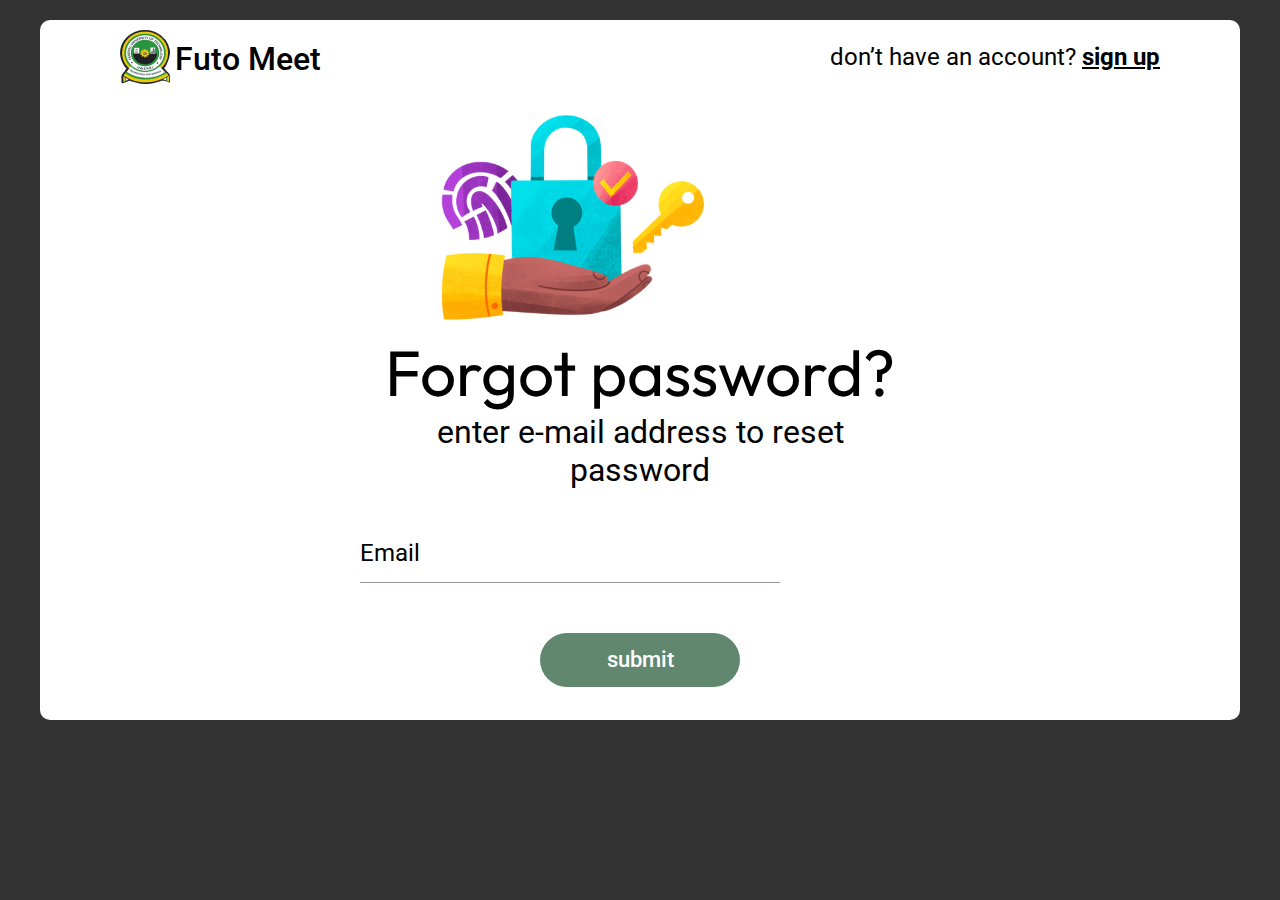
<file: forgetpassword/index.html>
<html lang="en">

<head>
    <meta charset="UTF-8">
    <meta http-equiv="X-UA-Compatible" content="IE=edge">
    <meta name="viewport" content="width=device-width, initial-scale=1.0">
    <title>Document</title>

    <link rel="stylesheet" href="https://cdn.jsdelivr.net/npm/bootstrap-icons@1.10.2/font/bootstrap-icons.css"
        integrity="sha384-b6lVK+yci+bfDmaY1u0zE8YYJt0TZxLEAFyYSLHId4xoVvsrQu3INevFKo+Xir8e" crossorigin="anonymous">
    <link href="https://fonts.googleapis.com/css2?family=Roboto&display=swap" rel="stylesheet">
    <link href="https://fonts.googleapis.com/css2?family=Outfit&display=swap" rel="stylesheet">
    <link rel="stylesheet" href="style.css">
</head>

<body>
    <div class="container">

        <div class="content">
            <div class="logo-container">
                <img src="images/logo.png" alt="">
                <span class="logo-text">Futo Meet</span>
            </div>
            <span id="already_have_an_account__log_in">
                don’t have an account? <a href="" style="color: black;font-weight: bold;">sign up</a>
            </span>
        </div>


        <div class="img-container">
            <img src="images/Secure protection with fingerprint and lock.svg" alt="">
        </div>


        <div class="password-recovery">
            <h3>Forgot password?</h3>
            <p>enter e-mail address to reset <br> password</p>
        </div>

        <div class="form-group">
            <span class="form-content">Email</span><br>
            <input type="email" class="form-control">
        </div>



        <div class="button-container"><button>submit</button></div>
    </div>
</body>

</html>
</file>
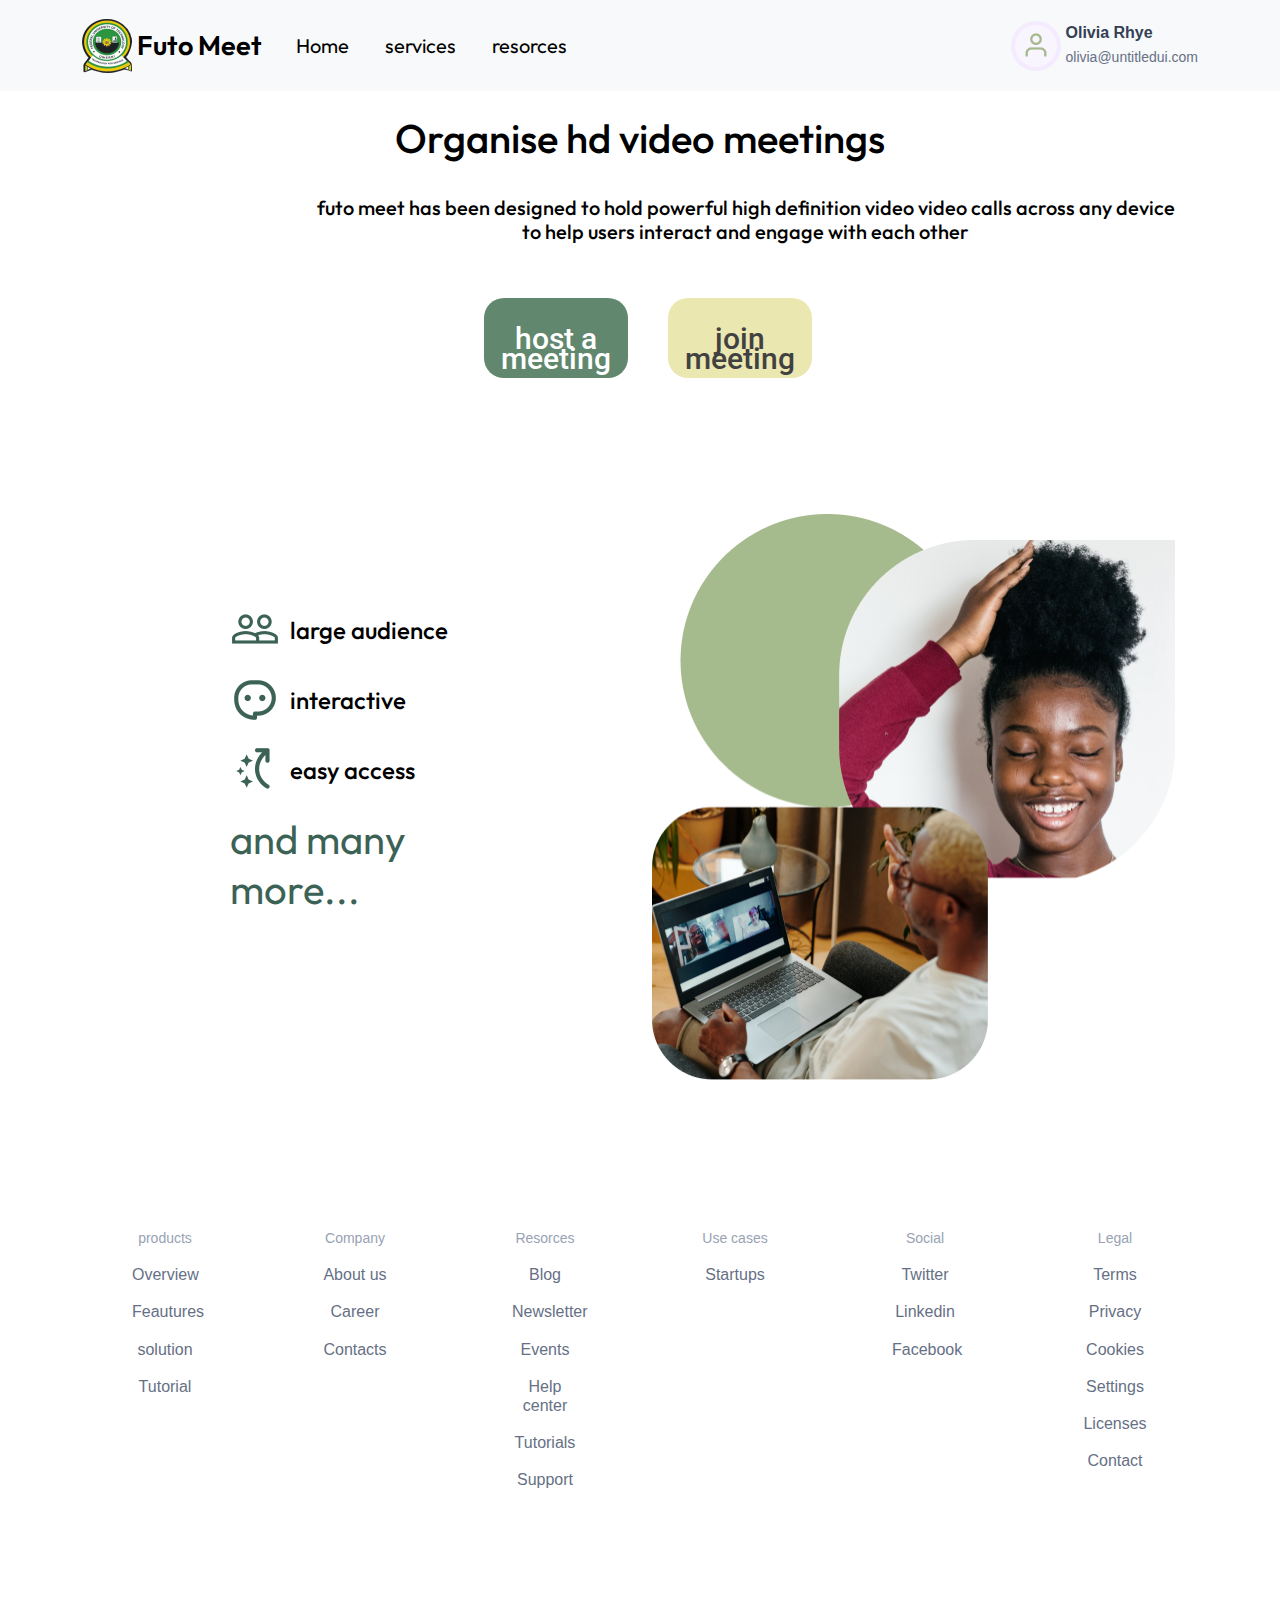
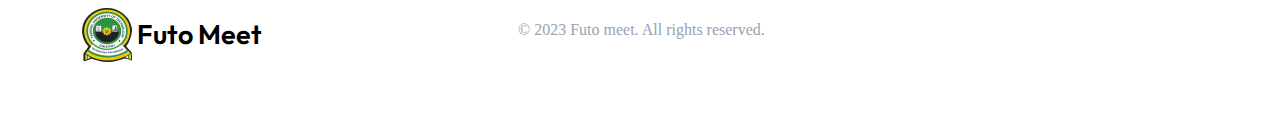
<file: futo-homepage/index.html>
<html lang="en">

<head>
    <meta charset="UTF-8">
    <meta http-equiv="X-UA-Compatible" content="IE=edge">
    <meta name="viewport" content="width=device-width, initial-scale=1.0">
    <title>Document</title>
    <link rel="stylesheet" href="css/style.css">
    <link href="css/bootstrap.min.css" rel="stylesheet">
    <link rel="stylesheet" href="https://cdn.jsdelivr.net/npm/bootstrap-icons@1.10.2/font/bootstrap-icons.css"
        integrity="sha384-b6lVK+yci+bfDmaY1u0zE8YYJt0TZxLEAFyYSLHId4xoVvsrQu3INevFKo+Xir8e" crossorigin="anonymous">
    <link href="https://fonts.googleapis.com/css2?family=Roboto&display=swap" rel="stylesheet">
    <link href="https://fonts.googleapis.com/css2?family=Outfit&display=swap" rel="stylesheet">
</head>

<body>

   

    <nav class="navbar navbar-expand-lg navbar-light bg-light fixed-top">
        <div class="container">
             <a class="navbar-brand" href="#"><img src="images/logo.png" class="logo" alt="">
                <p>Futo Meet</p>
            </a>
            <button class="navbar-toggler" type="button" data-bs-toggle="collapse"
                data-bs-target="#navbarSupportedContent" aria-controls="navbarSupportedContent" aria-expanded="false"
                aria-label="Toggle navigation">
                <span class="navbar-toggler-icon"></span>
            </button>
            <div class="collapse navbar-collapse" id="navbarSupportedContent">
                <ul class="navbar-nav">
                    <li class="nav-item">
                        <a class="nav-link" href="#">Home</a>
                    </li>
                  
                    <li class="nav-item">
                        <a class="nav-link" href="#">services <i class="bi bi-chevron-down"
                                style="font-size: 20px;position: relative;top: 3px;"></i></a>
                    </li>
                    <li class="nav-item">
                        <a class="nav-link" href="#">resorces <i class="bi bi-chevron-down"
                                style="font-size: 20px;position: relative;top: 3px;"></i></a>
                    </li>
                  

                    
                </ul>
            </div>
            <div class="profile">
                <div class="profile-pic">
<img src="images/profile-Icon.png" alt="" style="margin: 8px 10px;">
                </div>
                <div class="profile-div">
                   <div class="profile-name">Olivia Rhye</div> 
                   <div class="profile-email"> olivia@untitledui.com</div>
                   
                </div>
            </div>
        </div>
    </nav>

    <section class="mt-5">

        <div class=" text-center">

            <div class="card-body">
                <h1 class="card-title">Organise hd video meetings</h1>
                <h5 class="card-text text-center mt-4">futo meet has been designed to hold powerful high definition video
                    video calls  across any device to help
                    users interact and engage with each other</h5>
                    <div class="button-container mt-4">
                <a href="#" class="btn btn-lg">host a meeting</a>
                <a href="#" class="btn btn-lg" style="background-color: #EAE7B1;color: #424141;">join
                    meeting</a>
                </div>
            </div>

        </div>
    </section>



    <section>
        <div class="container">
            <div class="row">
                <div class="col-md-6">
                    <div class="content-div">
                    <div class="content">
                        <img src="images/icon.png" width="50px" height="50px" alt="">
                        <h4>large audience</h4>
                    </div>
                    <div class="content">
                        <img src="images/icon2.png" width="50px" height="50px" alt="">
                        <h4>interactive</h4>
                    </div>
                    <div class="content">
                        <img src="images/icon1.png" width="50px" height="50px" alt="">
                        <h4>easy access</h4>
                    </div>

                    <div class="many-more">and many more...</div>
                </div>
                </div>

                <div class="col-md-6">
                    <img src="images/Group 5.png" width="522.96px" height="566.33px" alt="group" class="group-img">
                </div>
            </div>
        </div>

    </section>


    <section style="margin-top: 40px;">
        <div class="container">
            <div class="row">
                
                <div class="col-md-2">
                    <div class="what-we-do text-center">
                        <h6 style="color: #98A2B3;font-size: 14px;">products</h6>
                        <h6>Overview</h6>
                        <h6>Feautures</h6>
                        <h6>solution</h6>
                        <h6>Tutorial</h6>
                    </div>
                </div>
                <div class="col-md-2">
                    <div class="what-we-do text-center">
                        <h6 style="color: #98A2B3;font-size: 14px;">Company</h6>
                        <h6>About us</h6>
                        <h6>Career</h6>
                        <h6>Contacts</h6>

                    </div>
                </div>
                
                <div class="col-md-2">
                    <div class="what-we-do text-center">
                        <h6 style="color: #98A2B3;font-size: 14px;">Resorces</h6>
                        <h6>Blog</h6>
                        <h6>Newsletter</h6>
                        <h6>Events</h6>
                        <h6>Help center</h6>
                        <h6>Tutorials</h6>
                        <h6>Support</h6>
                    </div>
                </div>
                <div class="col-md-2">
                    <div class="what-we-do text-center">
                        <h6 style="color: #98A2B3;font-size: 14px;">Use cases</h6>
                        <h6>Startups</h6>

                    </div>
                </div>

                <div class="col-md-2">
                    <div class="what-we-do text-center">
                        <h6 style="color: #98A2B3;font-size: 14px;">Social</h6>
                        <h6>Twitter</h6>
                        <h6>Linkedin</h6>
                        <h6>Facebook</h6>

                    </div>
                </div>
                <div class="col-md-2">
                    <div class="what-we-do text-center">
                        <h6 style="color: #98A2B3;font-size: 14px;" class="social-text">Legal</h6>
                        <h6>Terms</h6>
                        <h6>Privacy</h6>
                        <h6>Cookies</h6>
                        <h6>Settings</h6>
                        <h6>Licenses</h6>
                        <h6>Contact</h6>
                    </div>
                </div>
            </div>
        </div>
    </section>

    <section>
        <div class="container">
            <div class="footer-content">
                <div class="" ><a class="navbar-brand" href="#"><img src="images/logo.png" alt="">
                        <p>Futo Meet</p>
                    </a></div>
                <div class="footer">© 2023 Futo meet. All rights reserved.</div>
            </div>
        </div>
    </section>



    
    <script src="js/bootstrap.bundle.min.js"></script>
</body>

</html>
</file>
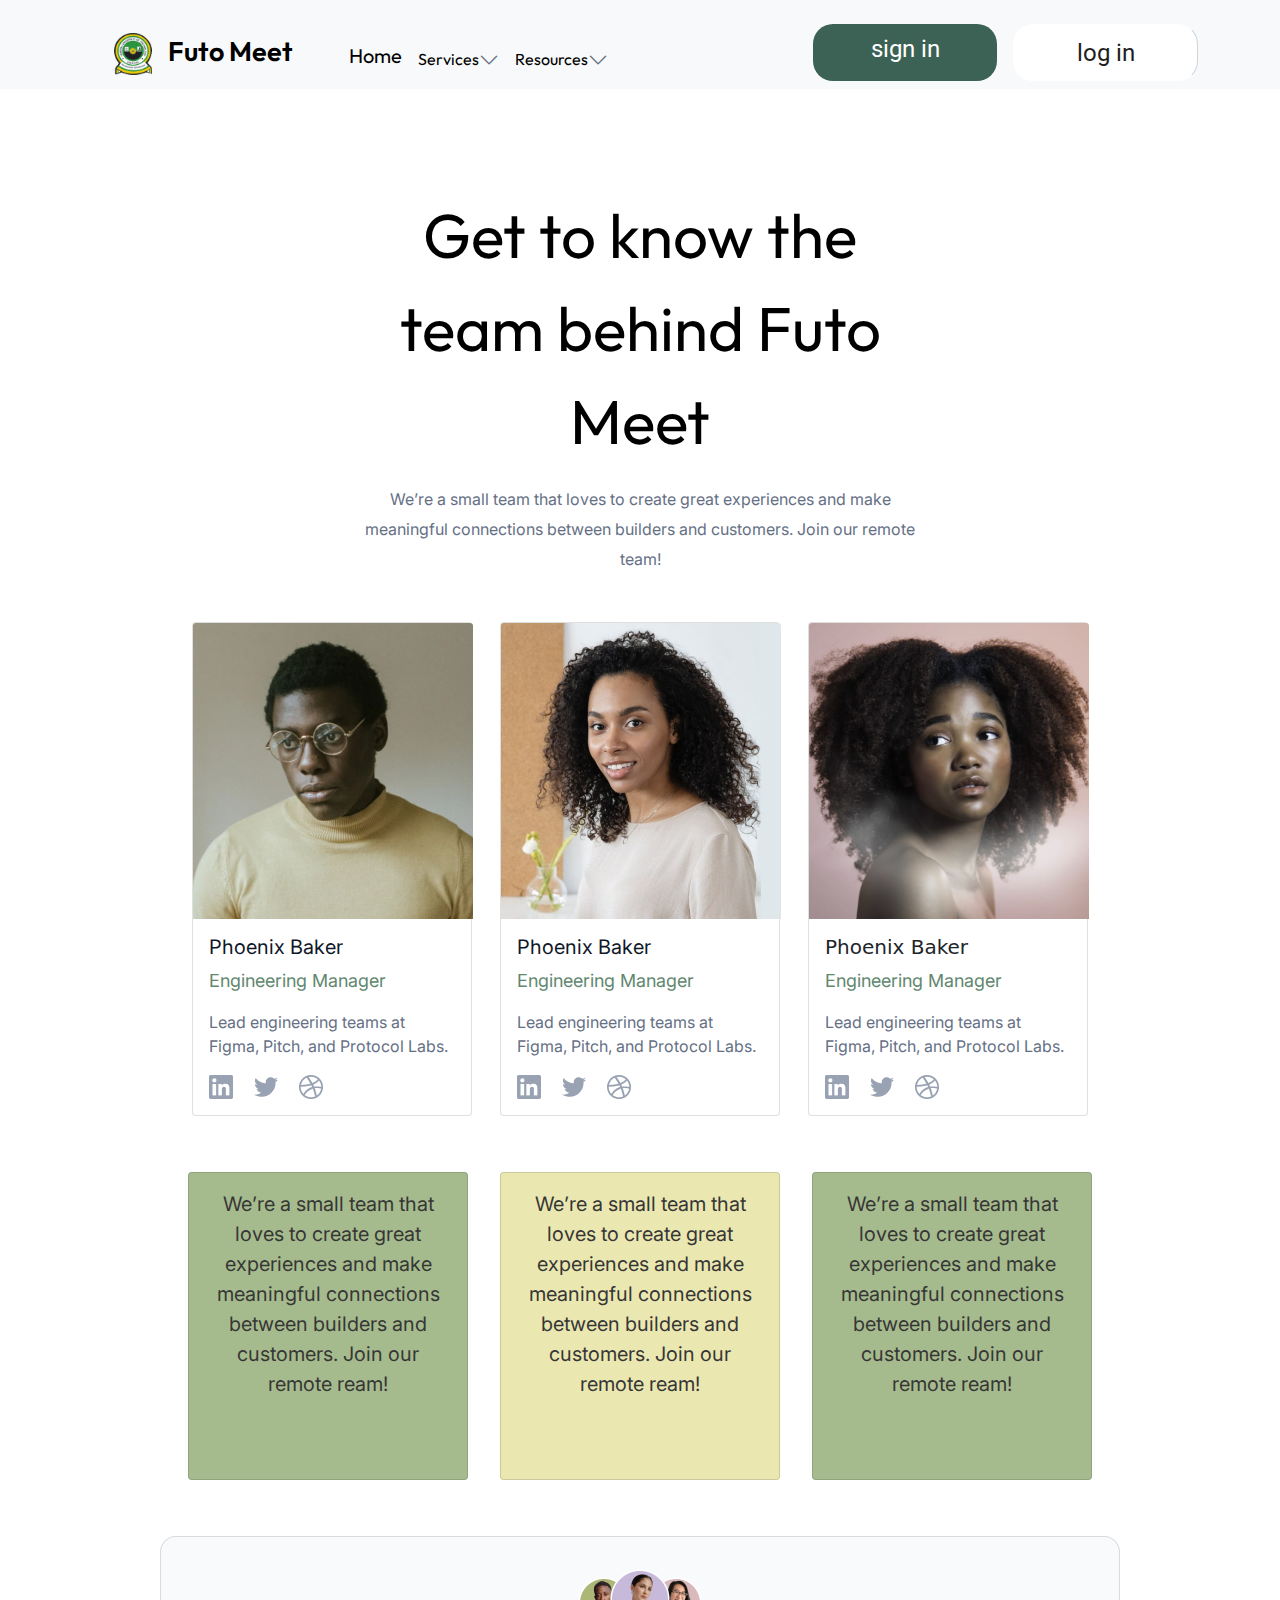
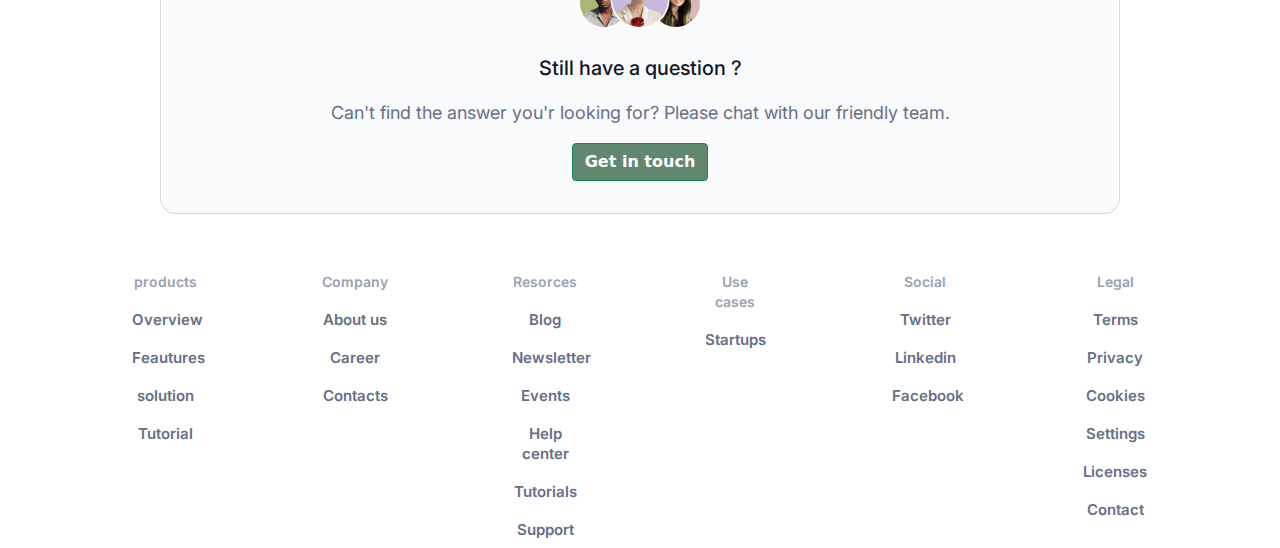
<file: Futo-homepage3/index.html>
<!DOCTYPE html>
<html lang="en">

<head>
  <meta charset="UTF-8">
  <meta http-equiv="X-UA-Compatible" content="IE=edge">
  <meta name="viewport" content="width=device-width, initial-scale=1.0">
  <title>Document</title>
  <link rel="stylesheet" href="css/bootstrap.min.css">
  <link rel="stylesheet" href="css/style.css">
  <link rel="stylesheet" href="https://cdn.jsdelivr.net/npm/bootstrap-icons@1.10.2/font/bootstrap-icons.css">

  <link rel="preconnect" href="https://fonts.googleapis.com">
  <link rel="preconnect" href="https://fonts.gstatic.com" crossorigin>
  <link href="https://fonts.googleapis.com/css2?family=Outfit&display=swap" rel="stylesheet">
  <link href="https://fonts.googleapis.com/css2?family=Outfit:wght@600&display=swap" rel="stylesheet">
  <link href="https://fonts.googleapis.com/css2?family=Roboto:wght@500&display=swap" rel="stylesheet">
  <link href="https://fonts.googleapis.com/css2?family=Inter&display=swap" rel="stylesheet">
</head>

<body>
  <!--Navbar-->
  <nav class="navbar  navbar-expand-lg navbar-light bg-light ">
    <div class="container mt-3">
      <a class="navbar-brand " href="#" style="font-family: Outfit, sans-serif; font-weight:600;">
        <div class="me-5 "> <a href="" class="text-decoration-none "
            style="  font-family: Outfit, sans-serif; font-weight:600; font-size: 27px; color:#000000;"><img
              class="me-3" src="../Futo-homepage3/images/logo.png" alt="" style="width: 38px;
          height: 41.04px;">Futo Meet</a> </div>
      </a>
      <button class="navbar-toggler" type="button" data-bs-toggle="collapse" data-bs-target="#navbarText"
        aria-controls="navbarText" aria-expanded="false" aria-label="Toggle navigation">
        <span class="navbar-toggler-icon"></span>
      </button>
      <div class="collapse navbar-collapse" id="navbarText">
        <ul class="navbar-nav me-auto mb-2 mb-lg-0">
          <li class="nav-item">
            <a class="nav-link active home mt-md-2   " aria-current="page" href="#"
              style="font-family: Outfit, sans-serif;color:#000000;font-size: 20px;
               margin-top: px;">Home</a>
          </li>
          
          <li class="nav-item">
            <a class="nav-link  " href="#"
              style="font-family: Outfit, sans-serif;color:#000000;margin-top: 10px;">Services<i
                class="bi bi-chevron-down icon" style="font-size: 20px;position: relative;top: 3px;"></i></a>
          </li>
          <li class="nav-item">
            <a class="nav-link"  href="#"
              style="font-family: Outfit, sans-serif;color:#000000; margin-top: 10px;">Resources<i
                class="bi bi-chevron-down icon" style="font-size: 20px;position: relative;top: 3px;"></i></a>
          </li>
        </ul>
        <div class="oops d-sm-flex  justify-content-md-start   justify-content-sm-between ">
        <div class="btn btn- buttonone " style="height: 57px; border-radius:20px;background: #3C6255;">
          <a href="" class="  text-white text-center text-decoration-none "
            style="padding: 10px 16px;font-family: 'Roboto', sans-serif;font-size: 24px;"> sign in</a>
        </div>
        <div class="btn ms-3 buttonone " style="background: #FFFFFF;border-right: 1px solid #D0D5DD; border-radius: 20px; padding: 10px 16px;width: 185px;
        height: 57px;">
          <a href="" class="text-decoration-none "
            style="font-family: 'Roboto', sans-serif;color: #1E1E1E; font-size: 24px;">log in</a>
        </div>
      </div>


      </div>
    </div>
  </nav>
  <!--hero-section-->
  <div class="container ">
    <div class=" mx-auto text-center w-50 father  " style=" margin-top: 100px; ">
      <p class="text-center " style=" font-family: Outfit; font-size: 62px; font-weight:400; color: #000000;">Get to
        know
        the team behind Futo Meet</p>

      <p class=" text font-size:20px text-center "
        style="font-family: Inter, sans-serif;  font-weight:400; line-height: 30px; color: #667085;">
        We’re a small team that loves to create great experiences and make meaningful connections between builders and
        customers. Join our remote team!</p>
    </div>

  </div>
  <!--cards with images-->
  <div class="container my-5">

    <div class="row justify-content-center  mx-0 gap-md-1 gap-sm-5 ">

      <div class="col-sm-10 mx-0  cardtwo   col-md-4  ">
        <div class="card  " style="width: 280px; ">
          <img src="../Futo-homepage3/images/Image.png" class="card-img-top" alt="..." style="width: 280px;">
          <div class="card-body">
            <h5 class="card-title"
              style="font-family: Inter, sans-serif; font-size: 20px; font-weight: 400;color: #101828;">
              Phoenix Baker</h5>
            <p class="card-text" style="font-family: Inter, sans-serif; font-size:18px; color: #61876E; ">Engineering
              Manager</p>
            <p class="card-text"
              style="font-family: Inter, sans-serif; color: #667085; font-size:16px; font-weight: 400;">Lead
              engineering teams at Figma, Pitch, and Protocol Labs.</p>
            <a href="#" class="card-link"><img src="../Futo-homepage3/images/Vector (1).png" alt=""></a>
            <a href="#" class="card-link"><img src="../Futo-homepage3/images/Vector (2).png" alt=""></a>
            <a href="#" class="card-link"><img src="../Futo-homepage3/images/Vector (3).png" alt=""></a>
          </div>
        </div>
      </div>
      <div class="col-sm-10  cardtwo mx-0  col-md-4 ">
        <div class="card try" style="width: 280px;">
          <img src="../Futo-homepage3/images/Image (1).png" class="card-img-top" alt="..." style="width: 280px;">
          <div class="card-body">
            <h5 class="card-title"
              style="font-family: Inter, sans-serif; font-size: 20px; font-weight: 400; color: #101828;">Phoenix Baker
            </h5>
            <p class="card-text" style="font-family: Inter, sans-serif; font-size:18px; color: #61876E; ">Engineering
              Manager</p>
            <p class="card-text"
              style="font-family: Inter, sans-serif; color: #667085; font-size:16px; font-weight: 400;">Lead
              engineering teams at Figma, Pitch, and Protocol Labs.</p>
              <a href="#" class="card-link"><img src="../Futo-homepage3/images/Vector (1).png" alt=""></a>
              <a href="#" class="card-link"><img src="../Futo-homepage3/images/Vector (2).png" alt=""></a>
              <a href="#" class="card-link"><img src="../Futo-homepage3/images/Vector (3).png" alt=""></a>
          </div>
        </div>
      </div>

      <div class="col-sm-10  cardtwo mx-0  col-md-4 ">
        <div class="card " style="width: 280px;">
          <img src="../Futo-homepage3/images/Image (2).png" class="card-img-top" alt="..." style="width: 280px;">
          <div class="card-body">
            <h5 class="card-title">Phoenix Baker</h5>
            <p class="card-text" style="font-family: Inter, sans-serif; font-size:18px; color: #61876E; ">Engineering
              Manager</p>
            <p class="card-text"
              style="font-family: Inter, sans-serif; color: #667085; font-size:16px; font-weight: 400;">Lead
              engineering teams at Figma, Pitch, and Protocol Labs.</p>
              <a href="#" class="card-link"><img src="../Futo-homepage3/images/Vector (1).png" alt=""></a>
              <a href="#" class="card-link"><img src="../Futo-homepage3/images/Vector (2).png" alt=""></a>
              <a href="#" class="card-link"><img src="../Futo-homepage3/images/Vector (3).png" alt=""></a>
          </div>
        </div>
      </div>
    </div>
  </div>

  <!--only cards-->
  <div class="container mb-5">
    <div class="row justify-content-center   mx-0 gap-md-2 gap-sm-5 ">
      <div class="col-sm-12  cardtwo py-2 col-md-3  ">
        <div class="card" style="width: 280px;height: 308px; background-color: #A6BB8D;  ">
          <div class="card-body">

            <p class="card-text text-center "
              style="color: #373636; line-height: 30px; font-family: Inter, sans-serif; font-weight:400; font-size:20px;">
              We’re a small team that loves to create great experiences and make meaningful
              connections between builders and customers. Join our remote ream!</p>

          </div>
        </div>
      </div>
      <div class="col-sm-12  mx-0 cardtwo py-2 col-md-3 ">
        <div class="card" style="width:  280px; height: 308px; background: #EAE7B1;">
          <div class="card-body">

            <p class="card-text text-center"
              style="color: #373636; line-height: 30px; font-family: Inter, sans-serif; font-weight:400; font-size:20px;">
              We’re a small team that loves to create great experiences and make meaningful
              connections between builders and customers. Join our remote ream!</p>

          </div>
        </div>
      </div>
      <div class="col-sm-12 mx-0 py-2 cardtwo col-md-3">
        <div class="card" style="width:  280px; height: 308px; background: #A6BB8D; ">
          <div class="card-body">
            <p class="card-text text-center"
              style="color: #373636; line-height: 30px; font-family: Inter, sans-serif; font-weight:400; font-size:20px;">
              We’re a small team that loves to create great experiences and make meaningful
              connections between builders and customers. Join our remote ream!</p>
          </div>
        </div>
      </div>
    </div>
  </div>

  <!--question section-->
  <section class=" my-5">
    <div class=" container card text-center w-75    " style="width: rem; background: #F9FAFB;border-radius: 16px;">

      <div class="card-body ">
        <h5 class="card-title"><img class=" p-3 " src="../Futo-homepage3/images/Group 7.png" alt=""></h5>
        <p class="card-text"
          style="color: #101828;line-height: 30px; font-family: Inter, sans-serif; font-weight:500; font-size:20px;">
          Still have a question ?</p>
        <p class="card-text"
          style="color: #667085; line-height: 28px; font-family: Inter, sans-serif; font-weight:400; font-size:18px;">
          Can't find the answer you'r looking for? Please chat with our friendly team.
        <p>
          <a href="#" class="btn btn-success" style="
        background: #61876E;font-weight: 600;
        font-size: 16px;
        line-height: 24px;">Get in touch</a>
      </div>

    </div>

  </section>



  <section style="margin-top: 40px;">
    <div class="container">
        <div class="row">
            <div class="col-md-2">
                <div class="what-we-do text-center">
                    <h6 style="color: #98A2B3;font-size: 14px;">products</h6>
                    <h6>Overview</h6>
                    <h6>Feautures</h6>
                    <h6>solution</h6>
                    <h6>Tutorial</h6>
                </div>
            </div>
            <div class="col-md-2">
                <div class="what-we-do text-center">
                    <h6 style="color: #98A2B3;font-size: 14px;">Company</h6>
                    <h6>About us</h6>
                    <h6>Career</h6>
                    <h6>Contacts</h6>

                </div>
            </div>
            <div class="col-md-2">
                <div class="what-we-do text-center">
                    <h6 style="color: #98A2B3;font-size: 14px;">Resorces</h6>
                    <h6>Blog</h6>
                    <h6>Newsletter</h6>
                    <h6>Events</h6>
                    <h6>Help center</h6>
                    <h6>Tutorials</h6>
                    <h6>Support</h6>
                </div>
            </div>
            <div class="col-md-2">
                <div class="what-we-do text-center">
                    <h6 style="color: #98A2B3;font-size: 14px;">Use cases</h6>
                    <h6>Startups</h6>

                </div>
            </div>

            <div class="col-md-2">
                <div class="what-we-do text-center">
                    <h6 style="color: #98A2B3;font-size: 14px;">Social</h6>
                    <h6>Twitter</h6>
                    <h6>Linkedin</h6>
                    <h6>Facebook</h6>

                </div>
            </div>
            <div class="col-md-2">
                <div class="what-we-do text-center">
                    <h6 style="color: #98A2B3;font-size: 14px;">Legal</h6>
                    <h6>Terms</h6>
                    <h6>Privacy</h6>
                    <h6>Cookies</h6>
                    <h6>Settings</h6>
                    <h6>Licenses</h6>
                    <h6>Contact</h6>
                </div>
            </div>
        </div>
    </div>
</section>




  <script src="js/bootstrap.bundle.min.js"></script>
</body>

</html>
</file>
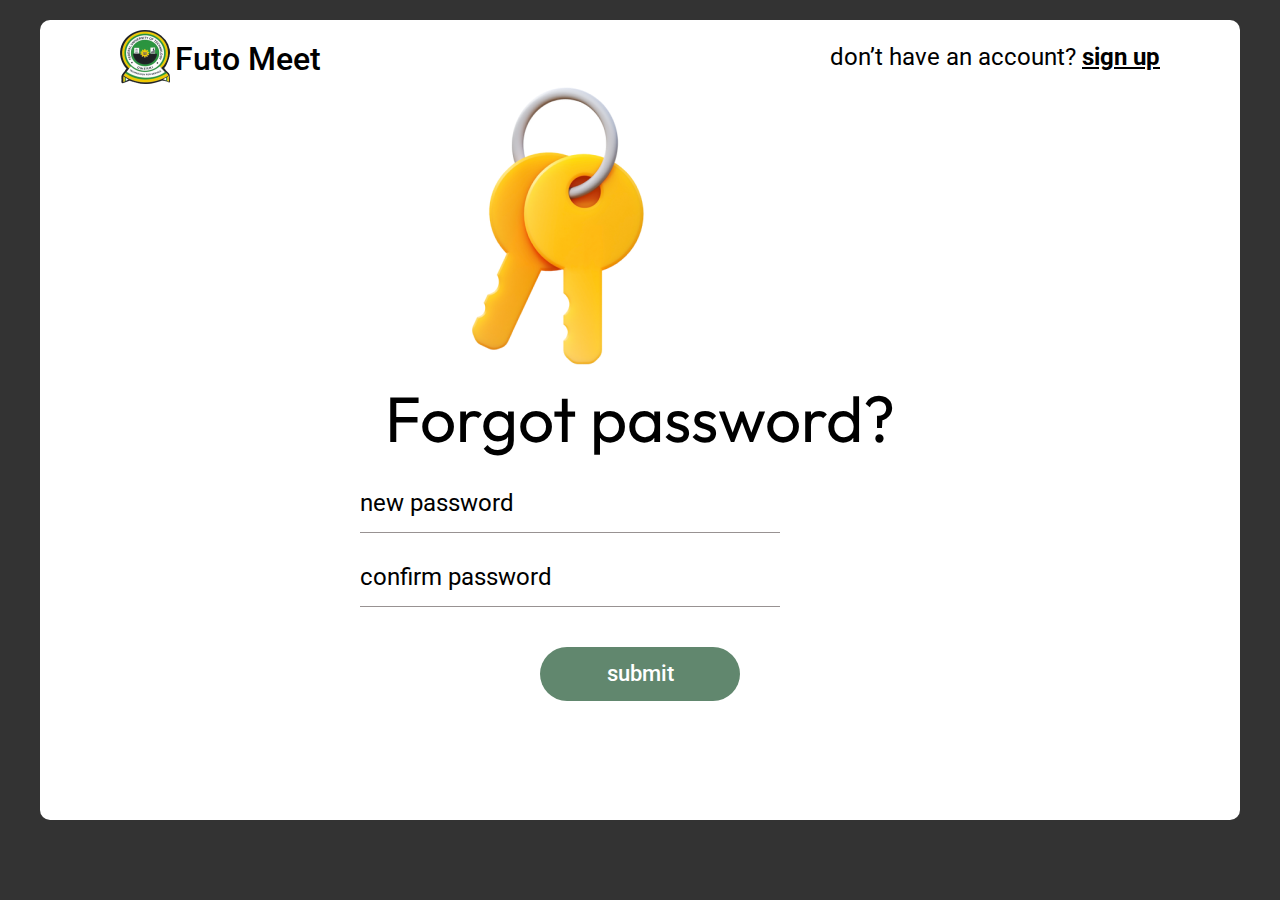
<file: ResetPassword/index.html>
<html lang="en">

<head>
    <meta charset="UTF-8">
    <meta http-equiv="X-UA-Compatible" content="IE=edge">
    <meta name="viewport" content="width=device-width, initial-scale=1.0">
    <title>Document</title>

    <link rel="stylesheet" href="https://cdn.jsdelivr.net/npm/bootstrap-icons@1.10.2/font/bootstrap-icons.css"
        integrity="sha384-b6lVK+yci+bfDmaY1u0zE8YYJt0TZxLEAFyYSLHId4xoVvsrQu3INevFKo+Xir8e" crossorigin="anonymous">
    <link href="https://fonts.googleapis.com/css2?family=Roboto&display=swap" rel="stylesheet">
    <link href="https://fonts.googleapis.com/css2?family=Outfit&display=swap" rel="stylesheet">
    <link rel="stylesheet" href="style.css">
</head>

<body>
    <div class="container">

        <div class="content">
            <div class="logo-container">
                <img src="images/logo.png" alt="">
                <span class="logo-text">Futo Meet</span>
            </div>
            <span id="already_have_an_account__log_in">
                don’t have an account? <a href="" style="color: black;font-weight: bold;">sign up</a>
            </span>
        </div>


        <div class="img-container">
            <img src="images/bunch of keys.png" alt="">
        </div>


        <div class="password-recovery">
            <h3>Forgot password?</h3>
           
        </div>

        <div class="form-group">
            <span class="form-content">new password</span><br>
            <input type="email" class="form-control">
        </div>
        <div class="form-group">
            <span class="form-content">confirm password</span><br>
            <input type="email" class="form-control">
        </div>



        <div class="button-container"><button>submit</button></div>
    </div>
</body>

</html>
</file>
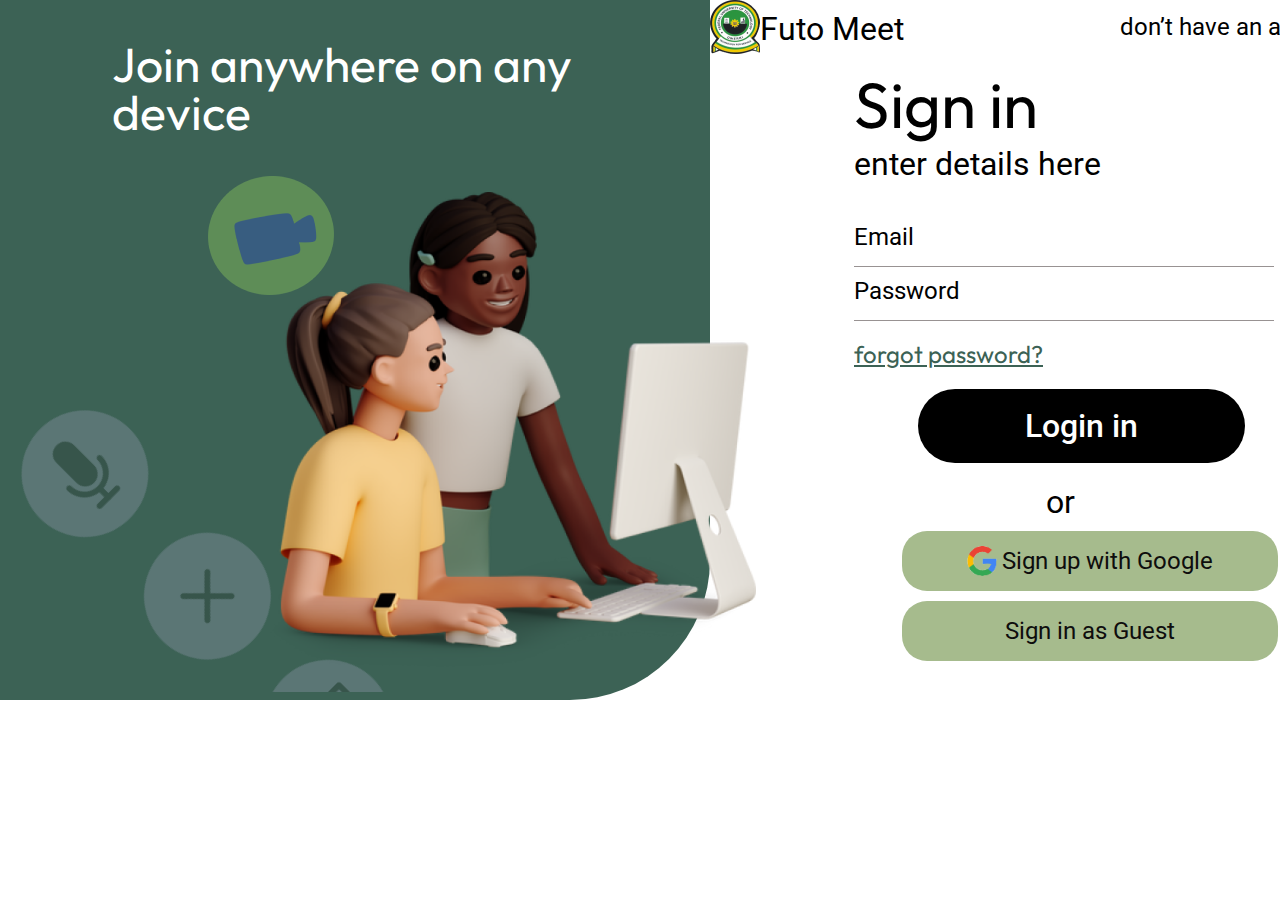
<file: Login-page/login.html>
<html lang="en">
<head>
    <meta charset="UTF-8">
    <meta http-equiv="X-UA-Compatible" content="IE=edge">
    <meta name="viewport" content="width=device-width, initial-scale=1.0">
    <title>Document</title>
    <link href="https://fonts.googleapis.com/css2?family=Roboto&display=swap" rel="stylesheet">
    <link href="https://fonts.googleapis.com/css2?family=Outfit&display=swap" rel="stylesheet">


</head>
<body>
    <html lang="en">

<head>
    <meta charset="UTF-8">
    <meta http-equiv="X-UA-Compatible" content="IE=edge">
    <meta name="viewport" content="width=device-width, initial-scale=1.0">
    <title>Document</title>
    <link rel="stylesheet" href="login.css">

</head>

<body>


    <div class="container">
        <div class="box-1">

<p class="join-anywhere">
    Join anywhere on any <br> device
</p>
<img src="images/image2.png" class="img" alt="">
<img src="images/image1.png" class="img1" width="500px" height="500px" alt="">
<img src="images/icons.png" class="img2" alt="">
        
        </div>
        <div class="box-2">
            <div class="content">
                <div class="logo-container">
                    <img src="images/logo.png" alt="">
                    <span class="logo-text">Futo Meet</span>
                </div>
                <span id="already_have_an_account__log_in">
                    don’t have an account? <a href="" style="color: black;font-weight: bold;">sign up</a> 
                </span>
            </div>

            <div class="create_an_account">
             Sign in
            </div>

            <span class="let_get_started">
                enter details here
            </span>
            <div class="form-div">
                <form action="#">
                   
                    <div class="form-group">
                        <p class="form-content">Email</p>
                    <input type="email" class="form-control" >
                    </div>
                    <div class="form-group">
                        <p class="form-content">Password</p>
                    <input type="password" class="form-control">
                    </div> <br>
                  <a href="#" class="forget-password">forgot password?</a>
                   
           <!----         <div class="form-group form-check">
                    <label class="form-check-label">
                    <input class="form-check-input" type="checkbox"> Remember me
                    </label>
                    </div>-->
                   
                        
                    <button type="submit" class="btn">Login in</button> <br>
               
                    <span class="or">or</span>
                    <br>
                   
                       
                    <button type="submit" class="btn-custom" ><img src="images/google.png"  width="30px" height="30px" alt=""> Sign up with Google</button>
           
                    <button type="submit" class="btn-custom">Sign in as Guest</button>
                    </form>
            </div>
            
        </div>
    </div>
</body>

</html>
</body>
</html>
</file>
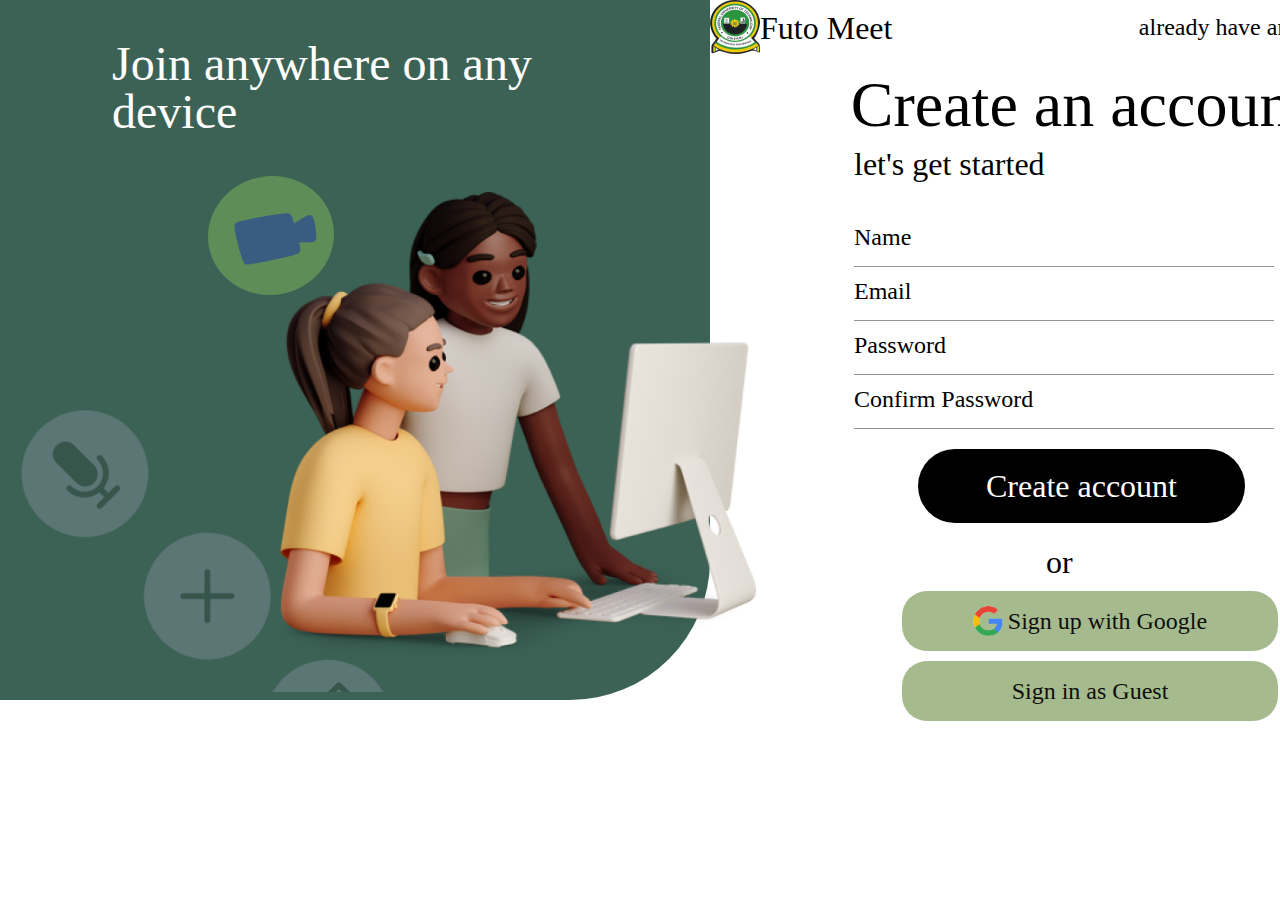
<file: SignUp-page/sign-up.html>
<html lang="en">

<head>
    <meta charset="UTF-8">
    <meta http-equiv="X-UA-Compatible" content="IE=edge">
    <meta name="viewport" content="width=device-width, initial-scale=1.0">
    <title>Document</title>
    <link rel="stylesheet" href="sign-up.css">

</head>

<body>


    <div class="container">
        <div class="box-1">

            <p class="join-anywhere">
                Join anywhere on any <br> device
            </p>
            <img src="images/image2.png" class="img" alt="">
            <img src="images/image1.png" class="img1" width="500px" height="500px" alt="">
            <img src="images/icons.png" class="img2" alt="">

        </div>
        <div class="box-2">
            <div class="content">
                <div class="logo-container">
                    <img src="images/logo.png" alt="">
                    <span class="logo-text">Futo Meet</span>
                </div>
                <span id="already_have_an_account__log_in">
                    already have an account? <a href="" style="color: black;">Log in</a>
                </span>
            </div>

            <div class="create_an_account">
                Create an account
            </div>

            <span class="let_get_started">
                let's get started
            </span>
            <div class="form-div">
                <form action="#">
                    <div class="form-group mt-0">
                        <p class="form-content">Name</p>
                        <input type="email" class="form-control">
                    </div>
                    <div class="form-group">
                        <p class="form-content">Email</p>
                        <input type="email" class="form-control">
                    </div>
                    <div class="form-group">
                        <p class="form-content">Password</p>
                        <input type="password" class="form-control">
                    </div>
                    <div class="form-group">
                        <p class="form-content">Confirm Password</p>
                        <input type="password" class="form-control">
                    </div>

                    <!----         <div class="form-group form-check">
                    <label class="form-check-label">
                    <input class="form-check-input" type="checkbox"> Remember me
                    </label>
                    </div>-->
                    <button type="submit" class="btn">Create account</button> <br>

                    <span class="or">or</span>
                    <br>
                    <button type="submit" class="btn-custom"><img src="images/google.png" width="30px" height="30px"
                            alt=""> Sign up with Google</button>
                    <button type="submit" class="btn-custom">Sign in as Guest</button>
                </form>
            </div>

        </div>
    </div>
</body>

</html>
</file>
<file: forgetpassword/style.css>
* {
  padding: 0;
  margin: 0;
  box-sizing: border-box;
}
body {
  background-color: #333;
}
.container {
  width: 1200px;
  height: 700px;
  margin: 20px auto;
  border-radius: 10px;
  background: #ffffff;
}

.content {
  display: flex;
  align-items: center;
  justify-content: space-between;
  margin: 0px 5rem;
  padding-top: 10px;
}

.logo-text {
  margin-top: 10px;
  font-family: "Roboto", sans-serif;
  font-style: normal;
  font-weight: 500;
  font-size: 32px;

  color: #000000;
}

.logo-container {
  display: flex;
  gap: 5px;
}
#already_have_an_account__log_in {
  font-family: "Roboto", sans-serif;
  font-style: normal;
  font-weight: 400;
  font-size: 24px;
  line-height: 28px;

  color: #000000;
}
.img-container {
  margin: 0px 24rem;
}

.password-recovery h3 {
  font-family: "Outfit";
  font-style: normal;
  font-weight: 400;
  font-size: 64px;
  text-align: center;
  margin-top: -40px;
  color: #000000;
}
p {
  font-family: "Roboto";
  font-style: normal;
  font-weight: 400;
  font-size: 32px;
  line-height: 38px;
  text-align: center;

  color: #000000;
}
.form-control {
  outline: none;
  width: 420px;

  border: none;
  background: none;
  border-bottom: 1px solid #989292;

  border-radius: 0px !important;
}
.form-control:focus,
.form-control:hover {
  border: none;
  margin: 0 auto;
  background: none;
  box-shadow: none;
  border-bottom: 1px solid #aab7b8;
}
.form-group {
  margin: 50px 20rem;
}
.form-content {
  font-family: "Roboto";
  font-style: normal;
  font-weight: 400;
  font-size: 24px;
  line-height: 28px;

  color: #000000;
}

.button-container {
  display: flex;
  align-items: center;
  justify-content: center;
}
button {
  background: #61876e;
  /* Gray/300 */

  border-right: 1px solid #d0d5dd;
  border-radius: 50px;
  width: 200px;
  height: 54px;
  border: none;
  font-family: "Roboto";
  font-style: normal;
  font-weight: 500;
  font-size: 22px;
  line-height: 20px;
  color: #fff;
  transition: background ease-out 3s;
}

button:hover {
background: #a2d0b2;
cursor: pointer;



}
</file>
<file: futo-homepage/css/style.css>
* {
  padding: 0;
  margin: 0;
}
.profile {
  display: flex;
gap: 5px;
 
}
.profile-pic {
  width: 50px;
  height: 50px;
  background: #f9f5ff;

  border: 4px solid #f4ebff;
  border-radius: 50%;
}
.profile-div{
display: flex;
flex-direction: column;
font-family: 'Inter' , sans-serif;
font-style: normal;


	line-height: 24px;



}
.profile div.profile-div :nth-of-type(1){
  color: #344054;
	font-weight: 600;
	font-size: 16px;
}
.profile div.profile-div :nth-of-type(2){
	font-weight: 400;
	
	font-size: 14px;
	
	color: #667085;
}






section {
  padding: 50px 0px;
}
.navbar-nav .nav-item {
  margin: 0px 10px;
}
.navbar-nav .nav-item a.nav-link {
  font-family: "Outfit", sans-serif;
  font-style: normal;
  font-weight: 400;
  font-size: 20px;
  line-height: 25px;

  color: #000000;
}
.navbar-brand {
  display: flex;
  align-items: center;
  gap: 5px;
}
.navbar-brand p {
  font-family: "Outfit", sans-serif;
  font-style: normal;
  font-weight: 600;
  font-size: 27px;
  line-height: 34px;
  margin-top: 15px;

  color: #000000;
}

h1 {
  font-family: "Outfit", sans-serif;
  font-style: normal;
  font-weight: 400;
  font-size: 64px;
  line-height: 81px;
  text-align: center;
  color: #000000;
}
h5 {
  font-family: "Outfit", sans-serif;

  font-style: normal;
  font-weight: 400;
  font-size: 24px;
  line-height: 40px;
  width: 883px;
  margin-left: 18rem;
  padding: 10px;
 
  color: #000000;
}
.button-container{
  display: flex; 
 margin: 0px 28rem;
}

a.btn {
  width: 250px;
  height: 80px;
  background: #61876e;
  border-radius: 20px;
  font-family: "Roboto", sans-serif;
  font-style: normal;
  padding-top: 30px;
  font-weight: 500;
  font-size: 30px;
  line-height: 20px;
margin: 20px 20px;

  color: #ffffff;
}
#navbarNav {
  margin-left: 50px;
}

.content {
  display: flex;
  gap: 10px;
  align-items: center;
  margin: 20px;
}
h4 {
  font-family: "Outfit", sans-serif;
  font-style: normal;
  font-weight: 400;
  font-size: 40px;
  line-height: 50px;
  padding-top: 10px;

  color: #000000;
}

.many-more{
	font-family: 'Outfit' , sans-serif;

	padding-left: 20px;
font-style: normal;
font-weight: 400;
font-size: 40px;
line-height: 50px;

color: #3C6255;
}
h6 {
  padding-top: 10px;
  font-family: "Inter", sans-serif;
  font-style: normal;
  font-weight: 600;
  font-size: 16px;
  line-height: 20px;

  color: #667085;
}
.footer-content{
  display: flex;
  align-items: center;
gap: 15rem;

}

.footer {
 margin-bottom: 10px;
  font-family: "Inter";
  font-style: normal;
  font-weight: 400;
  font-size: 16px;
  line-height: 24px;

  color: #98a2b3;
}
.content-div{
 padding: 70px 8rem;
}
.what-we-do{
  padding: 0px 50px;
}


@media only screen and (max-width: 500px){
  section {
    padding: 40px 0px;
  }
  
  h1 {
    padding-top: 30px;
   
    font-size: 37px;
    line-height: 30px;
    
  }
  h5 {
    
    font-size: 16px;
    line-height: 40px;
    font-weight:200;
    margin-left: 1rem;
   
 
  }
  a.btn {
    width: 180px;
    height: 60px;
    margin: 20px 10px;
    
   
    font-size: 18px;
 
 
  
    
  }
  .button-container{
   
   margin: 0px 0px;
  }
  .content-div{
    padding: 0px 3rem;
    margin-top: -60px;
 
   }
   .many-more{
    
  
    padding-left: 10px;
 
  font-size: 30px;
  line-height: 40px;
  
  color: #3C6255;
  }
  .group-img{
    width:400px;
     height:450px;
     margin-top: 50px;
  }
  .what-we-do{
    padding: 20px 8rem;
  }
  .navbar-brand p {
    line-height: 30px;
    font-size: 22px;
    margin-top: 20px;
    
 
  }
  .logo{
    width: 40px;
    height: 40px;
  }
}
</file>
<file: Futo-homepage3/css/style.css>
* {
  margin: 0;
  padding: 0;
  box-sizing: border-box;
}

body {
  overflow-x: hidden;
}
.icon {
  position: relative;
  top: 6px;
  color: #667085;
  font-size: 30px;
}
.buttonone {
  width: 11.5rem;
}
h6 {
  padding-top: 10px;
  font-family: "Inter", sans-serif;
  font-style: normal;
  font-weight: 600;
  font-size: 15px;
  line-height: 20px;

  color: #667085;
}
.footer-content {
  display: flex;
  align-items: center;
  gap: 15rem;
}

.footer {
  margin-bottom: 10px;
  font-family: "Inter";
  font-style: normal;
  font-weight: 400;
  font-size: 16px;
  line-height: 24px;
  margin-top: 20px;
  color: #98a2b3;
}
.content-div {
  padding: 70px 8rem;
}
.what-we-do {
  padding: 0px 50px;
}

@media only screen and (max-width: 768px) {
  .cardtwo {
    width: auto;
    margin-bottom: 3rem;
    padding-top: 3px;
    padding-bottom: 3px;
  }

  .try {
    width: auto;
  }
}
@media only screen and (min-width: 790px) {
  .cardtwo {
    display: block;
    width: auto;
  }
}

@media only screen and (max-width: 450px) {
  .oops {
    padding: 7px 0;
  }

  .buttonone {
    width: 10rem;
  }
  .navbar-nav {
    text-align: center;
    justify-content: center;
    align-items: center;
    font-size: 19px;
  }
  .home {
    margin-right: 3rem;
  }
}
@media only screen and (max-width: 370px) {
  .oops {
    display: flex;
  }
  .buttonone {
    width: 9rem;
  }
}
</file>
<file: ResetPassword/style.css>
* {
    padding: 0;
    margin: 0;
    box-sizing: border-box;
  }
  body {
    background-color: #333;
  }
  .container {
    width: 1200px;
    height: 800px;
    margin: 20px auto;
    border-radius: 10px;
    background: #ffffff;
  }
  
  .content {
    display: flex;
    align-items: center;
    justify-content: space-between;
    margin: 0px 5rem;
    padding-top: 10px;
  }
  
  .logo-text {
    margin-top: 10px;
    font-family: "Roboto", sans-serif;
    font-style: normal;
    font-weight: 500;
    font-size: 32px;
  
    color: #000000;
  }
  
  .logo-container {
    display: flex;
    gap: 5px;
  }
  #already_have_an_account__log_in {
    font-family: "Roboto", sans-serif;
    font-style: normal;
    font-weight: 400;
    font-size: 24px;
    line-height: 28px;
  
    color: #000000;
  }
  .img-container {
    margin: 0px 24rem;
  }
  
  .password-recovery h3 {
    font-family: "Outfit";
    font-style: normal;
    font-weight: 400;
    font-size: 64px;
    text-align: center;
    margin-top: 10px;
    color: #000000;
  }
  p {
    font-family: "Roboto";
    font-style: normal;
    font-weight: 400;
    font-size: 32px;
    line-height: 38px;
    text-align: center;
  
    color: #000000;
  }
  .form-control {
    outline: none;
    width: 420px;
  
    border: none;
    background: none;
    border-bottom: 1px solid #989292;
  
    border-radius: 0px !important;
  }
  .form-control:focus,
  .form-control:hover {
    border: none;
    margin: 0 auto;
    background: none;
    box-shadow: none;
    border-bottom: 1px solid #aab7b8;
  }
  .form-group {
    margin: 30px 20rem;
  }
  .form-content {
    font-family: "Roboto";
    font-style: normal;
    font-weight: 400;
    font-size: 24px;
    line-height: 28px;
  
    color: #000000;
  }
  
  .button-container {
    display: flex;
    align-items: center;
    justify-content: center;
    margin-top: 40px;
  }
  button {
    background: #61876e;
    /* Gray/300 */
  
    border-right: 1px solid #d0d5dd;
    border-radius: 50px;
    width: 200px;
    height: 54px;
    border: none;
    font-family: "Roboto";
    font-style: normal;
    font-weight: 500;
    font-size: 22px;
    line-height: 20px;
    color: #fff;
    transition: background ease-out 3s;
  }
  
  button:hover {
  background: #a2d0b2;
  cursor: pointer;
  
  
  
  }
</file>
<file: Login-page/login.css>
*{
    padding: 0;
    margin: 0;
    box-sizing: border-box;
}

    .container{
        width: 1440px;

        height: 700px;
        background: rgba(255, 255, 255, 1);
        position: relative;
    }
    .box-1{
        position: relative;
        width: 710px;
        height: 700px;
        background: #3C6255;
        border-radius: 0px 0px 140px 0px;
        z-index: 100;
    }
    .img{
        position: absolute;
        left: 13rem;
        width: 126px;
        height: 119px;
    }
.img1{
    position: absolute;
    left: 16rem;
    top: 12rem;
    z-index: -1;
}
.img2{
    position: absolute;
top: 24rem;
}
    .join-anywhere{
        padding: 40px 7rem;
        font-family: 'Outfit', sans-serif;
font-style: normal;
font-weight: 400;
font-size: 48px;
line-height: 100%;

/* or 48px */


color: #FFFFFF;
    }
    .box-2{
        position: absolute;
        width: 740px;
        height: 700px;
        left: 710px;
        top: 0;
        background: rgba(255, 255, 255, 1);
    }
  
    .input-div > div{
        position: relative;
        height: 45px;
    }
    
    .input-div > div > h5{
        position: absolute;
        left: 10px;
        top: 50%;
        transform: translateY(-50%);
        color: #999;
        font-size: 18px;
        transition: .3s;
    }
    
    .input-div:before, .input-div:after{
        content: '';
        position: absolute;
        bottom: -2px;
        width: 0%;
        height: 2px;
        background-color: #38d39f;
        transition: .4s;
    }
    
    .input-div:before{
        right: 50%;
    }
    
    .input-div:after{
        left: 50%;
    }
    
    .input-div.focus:before, .input-div.focus:after{
        width: 50%;
    }
    
    .input-div.focus > div > h5{
        top: -5px;
        font-size: 15px;
    }
    
    .input-div.focus > .i > i{
        color: #38d39f;
    }
    
    .input-div > div > input{
        position: absolute;
        left: 0;
        top: 0;
        width: 100%;
        height: 100%;
        border: none;
        outline: none;
        background: none;
        padding: 0.5rem 0.7rem;
        font-size: 1.2rem;
        color: #555;
        font-family: 'poppins', sans-serif;
    }
   .input-div{
        position: relative;
        display: grid;
        grid-template-columns: 7% 93%;
        margin: 25px 0;
        padding: 5px 0;
        border-bottom: 2px solid #d9d9d9;
    }    

    .content{
        display: flex;
        align-items: center;
        justify-content: space-between;
    }
    .create_an_account{
        margin-left: 9rem;
        font-family: 'Outfit', sans-serif;
font-style: normal;
font-weight: 400;
font-size: 64px;
line-height: 81px;
margin-top: 10px;

color: #000000;

    }
    .logo-text{
margin-top: 10px;
font-family: 'Roboto', sans-serif;
font-style: normal;
font-weight: 400;
font-size: 32px;


color: #000000;
    }

    .logo-container{
       display: flex;
     
    }
    #already_have_an_account__log_in{
        font-family: 'Roboto', sans-serif;
font-style: normal;
font-weight: 400;
font-size: 24px;
line-height: 28px;

color: #000000;
    }
.let_get_started{


    font-family: 'Roboto', sans-serif;
font-style: normal;
font-weight: 400;
font-size: 32px;
line-height: 38px;
margin-left: 9rem;

}
.forget-password{
font-family: 'Outfit', sans-serif;
font-style: normal;
font-weight: 400;
font-size: 24px;
line-height: 30px;


color: #3C6255;
}
.form-div{
    margin: 40px 9rem;
    
}


.form-control {
    outline: none;
    width: 420px;
    
    border: none;
    background: none;
    border-bottom: 1px solid #989292;
    border-radius: 0px !important;
 
    }
    .form-control:focus,
   .form-control:hover {
    border: none;
    margin: 0 auto;
    background: none;
    box-shadow: none;
    border-bottom: 1px solid #AAB7B8;
    }
    .form-group{
        margin-top: 10px;
    }
    .form-content{
        font-family: 'Roboto';
font-style: normal;
font-weight: 400;
font-size: 24px;
line-height: 28px;

color: #000000;
    }
  
    .btn{
        background: #000000;
        /* Gray/300 */
        
       border: none;
        border-radius: 50px;
        width: 327px;
height: 74px;

font-family: 'Roboto';
margin: 20px 4rem;
color: #fff;
font-style: normal;
font-weight: 500;
font-size: 32px;
line-height: 20px;
    }

    .or{
        font-family: 'Roboto';
        text-align: center;
font-style: normal;
font-weight: 400;
font-size: 32px;
line-height: 38px;
margin-left: 12rem;
color: #000000;

    }

    .btn-custom{
margin: 10px 3rem;
background: rgba(166, 187, 141, 1);
width: 376px;
border-radius: 25px;
font-family: 'Roboto';
font-style: normal;
font-weight: 400;
border: none;
font-size: 24px;
line-height: 28px;
display: flex;
align-items: center;
justify-content: center; 
gap: 5px;
color: #0E0D0D;
height: 59.82px;
transition: ease-in 1s;
    }
    .btn-custom:hover{
        background-color: rgb(53, 73, 28);
        color: #fff;
    }
</file>
<file: SignUp-page/sign-up.css>
* {
  padding: 0;
  margin: 0;
  box-sizing: border-box;
}

.container {
  width: 1440px;

  height: 700px;
  background: rgba(255, 255, 255, 1);
  position: relative;
}
.box-1 {
  position: relative;
  width: 710px;
  height: 700px;
  background: #3c6255;
  border-radius: 0px 0px 140px 0px;
  z-index: 100;
}
.img {
  position: absolute;
  left: 13rem;
  width: 126px;
  height: 119px;
}
.img1 {
  position: absolute;
  left: 16rem;
  top: 12rem;
  z-index: -1;
}
.img2 {
  position: absolute;
  top: 24rem;
}
.join-anywhere {
  padding: 40px 7rem;
  font-family: "Outfit";
  font-style: normal;
  font-weight: 400;
  font-size: 48px;
  line-height: 100%;

  /* or 48px */

  color: #ffffff;
}
.box-2 {
  position: absolute;
  width: 740px;
  height: 700px;
  left: 710px;
  top: 0;
  background: rgba(255, 255, 255, 1);
}

.input-div > div {
  position: relative;
  height: 45px;
}

.input-div > div > h5 {
  position: absolute;
  left: 10px;
  top: 50%;
  transform: translateY(-50%);
  color: #999;
  font-size: 18px;
  transition: 0.3s;
}

.input-div:before,
.input-div:after {
  content: "";
  position: absolute;
  bottom: -2px;
  width: 0%;
  height: 2px;
  background-color: #38d39f;
  transition: 0.4s;
}

.input-div:before {
  right: 50%;
}

.input-div:after {
  left: 50%;
}

.input-div.focus:before,
.input-div.focus:after {
  width: 50%;
}

.input-div.focus > div > h5 {
  top: -5px;
  font-size: 15px;
}

.input-div.focus > .i > i {
  color: #38d39f;
}

.input-div > div > input {
  position: absolute;
  left: 0;
  top: 0;
  width: 100%;
  height: 100%;
  border: none;
  outline: none;
  background: none;
  padding: 0.5rem 0.7rem;
  font-size: 1.2rem;
  color: #555;
  font-family: "poppins", sans-serif;
}
.input-div {
  position: relative;
  display: grid;
  grid-template-columns: 7% 93%;
  margin: 25px 0;
  padding: 5px 0;
  border-bottom: 2px solid #d9d9d9;
}

.content {
  display: flex;
  align-items: center;
  justify-content: space-between;
}
.create_an_account {
  text-align: center;
  font-family: "Outfit";
  font-style: normal;
  font-weight: 400;
  font-size: 64px;
  line-height: 81px;
  margin-top: 10px;

  color: #000000;
}
.logo-text {
  margin-top: 10px;
  font-family: "Roboto";
  font-style: normal;
  font-weight: 400;
  font-size: 32px;

  color: #000000;
}

.logo-container {
  display: flex;
}
#already_have_an_account__log_in {
  font-family: "Roboto";
  font-style: normal;
  font-weight: 400;
  font-size: 24px;
  line-height: 28px;

  color: #000000;
}
.let_get_started {
  font-family: "Roboto";
  font-style: normal;
  font-weight: 400;
  font-size: 32px;
  line-height: 38px;
  margin-left: 9rem;
}
.form-div {
  margin: 40px 9rem;
}

.form-control {
  outline: none;
  width: 420px;

  border: none;
  background: none;
  border-bottom: 1px solid #989292;
  border-radius: 0px !important;
}
.form-control:focus,
.form-control:hover {
  border: none;
  margin: 0 auto;
  background: none;
  box-shadow: none;
  border-bottom: 1px solid #aab7b8;
}
.form-group {
  margin-top: 10px;
}
.form-content {
  font-family: "Roboto";
  font-style: normal;
  font-weight: 400;
  font-size: 24px;
  line-height: 28px;

  color: #000000;
}

.btn {
  background: #000000;
  /* Gray/300 */

  border: none;
  border-radius: 50px;
  width: 327px;
  height: 74px;

  font-family: "Roboto";
  margin: 20px 4rem;
  color: #fff;
  font-style: normal;
  font-weight: 500;
  font-size: 32px;
  line-height: 20px;
}
.btn:hover{
    
}

.or {
  font-family: "Roboto";
  text-align: center;
  font-style: normal;
  font-weight: 400;
  font-size: 32px;
  line-height: 38px;
  margin-left: 12rem;
  color: #000000;
}

.btn-custom {
  margin: 10px 3rem;
  background: rgba(166, 187, 141, 1);
  width: 376px;
  border-radius: 25px;
  font-family: "Roboto";
  font-style: normal;
  gap: 5px;
  font-weight: 400;
  border: none;
  font-size: 24px;
  line-height: 28px;
  display: flex;
  align-items: center;
  justify-content: center;
  color: #0e0d0d;
  height: 59.82px;
  transition: ease-in 1s;
}

.btn-custom:hover{
    background-color: rgb(53, 73, 28);
    color: #fff;
}
</file>
